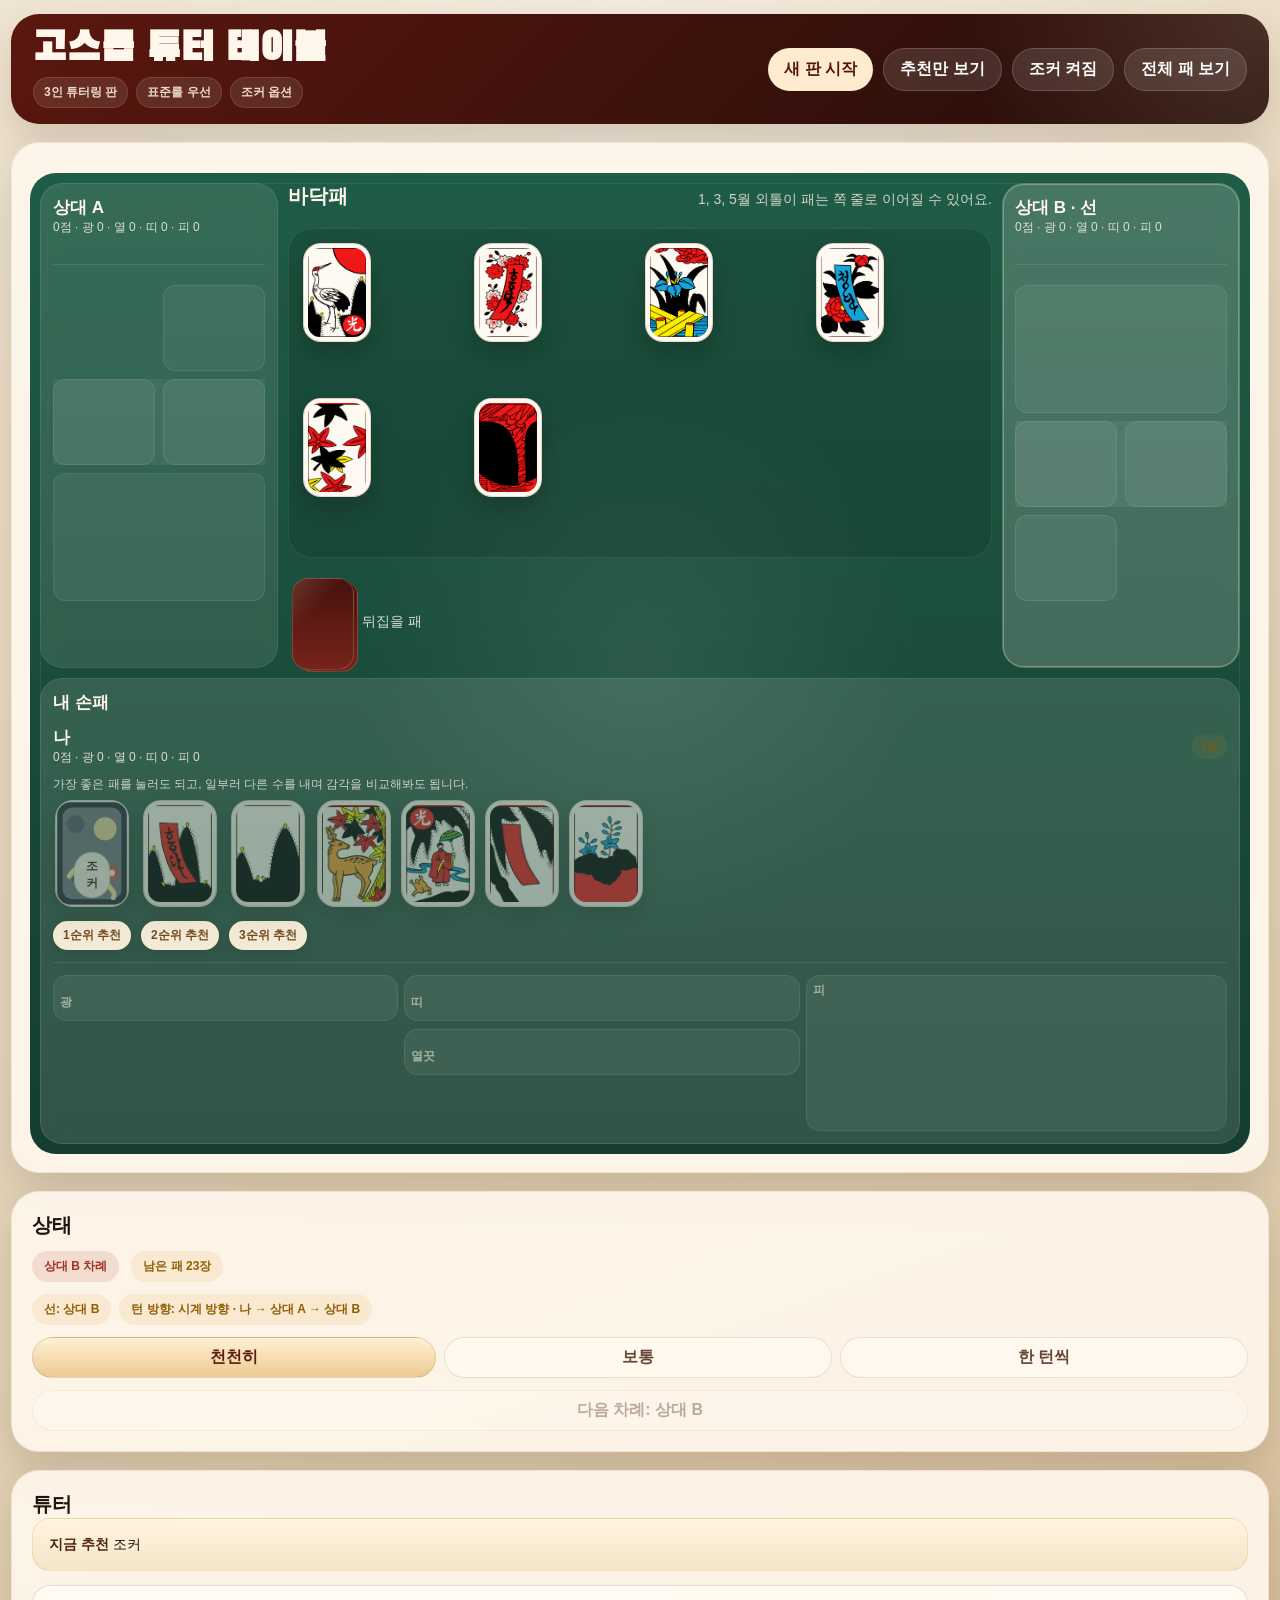
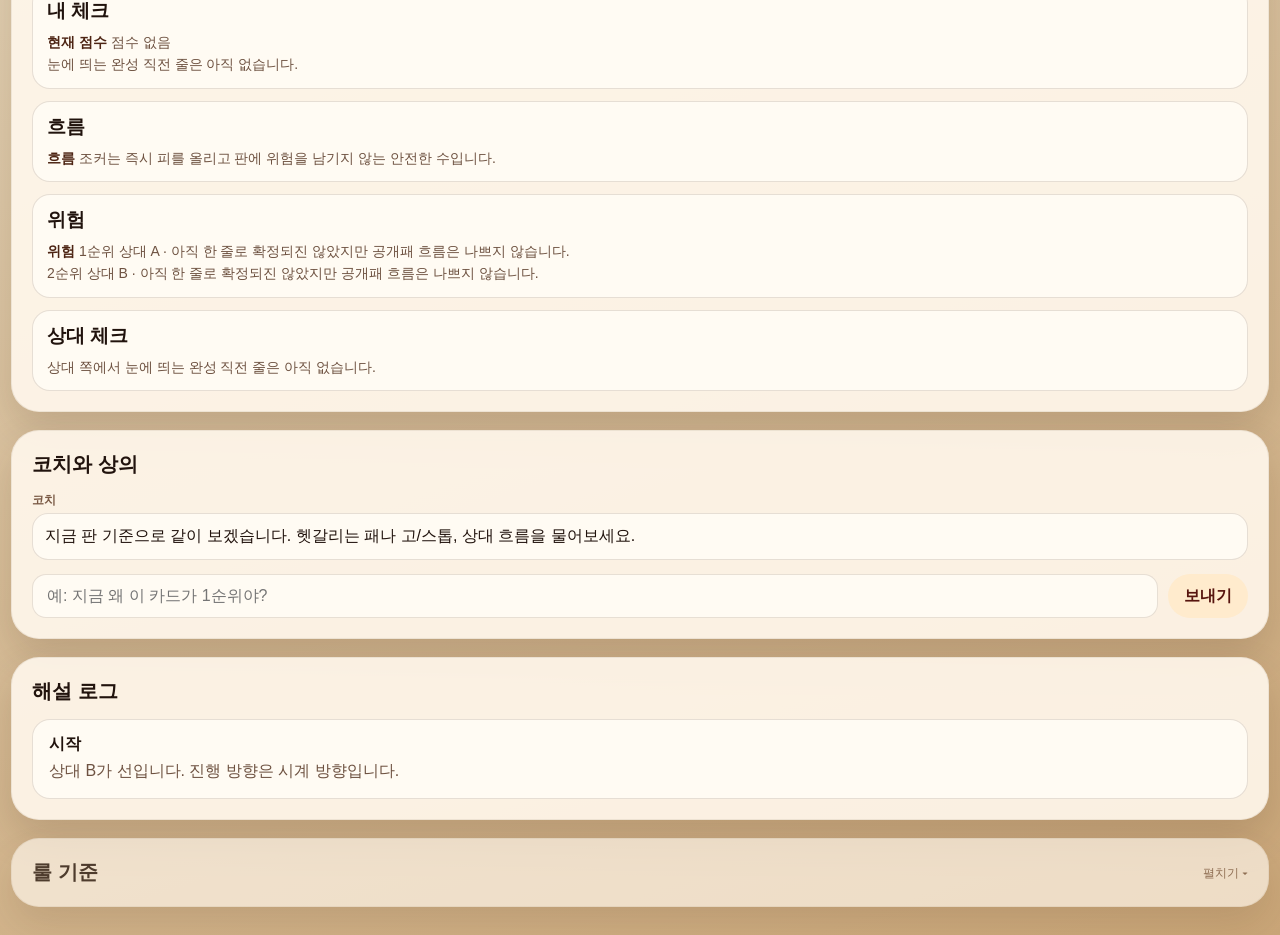
<file: index.html>
<!DOCTYPE html>
<html lang="ko">
<head>
  <meta charset="UTF-8">
  <meta name="viewport" content="width=device-width, initial-scale=1.0">
  <title>고스돕 튜터 테이블 - 쉽게 배우는 고스톱</title>
  <meta name="description" content="고스톱 규칙을 쉽게 배우는 튜터링 사이트. 3인 연습판에서 실제 판처럼 카드를 내며 고스톱을 익혀보세요.">
  <meta name="keywords" content="고스톱, 고스톱 배우기, 고스톱 규칙, 화투, 고스돕 튜터">
  <meta property="og:title" content="고스돕 튜터 테이블 - 쉽게 배우는 고스톱">
  <meta property="og:description" content="고스톱 규칙을 쉽게 배우는 튜터링 사이트. 3인 연습판에서 실제 판처럼 카드를 내며 고스톱을 익혀보세요.">
  <meta property="og:type" content="website">
  <!-- Google tag (gtag.js) -->
  <script async src="https://www.googletagmanager.com/gtag/js?id=G-79SXP5F4W4"></script>
  <script>
    window.dataLayer = window.dataLayer || [];
    function gtag(){dataLayer.push(arguments);}
    gtag('js', new Date());
    gtag('config', 'G-79SXP5F4W4');
  </script>
  <link rel="preconnect" href="https://fonts.googleapis.com">
  <link rel="preconnect" href="https://fonts.gstatic.com" crossorigin>
  <link href="https://fonts.googleapis.com/css2?family=Black+Han+Sans&family=SUIT:wght@400;500;700;800&display=swap" rel="stylesheet">
  <link rel="stylesheet" href="./styles.css">
</head>
<body>
  <div class="app-shell">
    <header class="hero compact-hero">
      <div class="hero-brand">
        <h1>고스돕 튜터 테이블</h1>
        <div class="hero-meta-line" aria-label="게임 기준">
          <span class="hero-chip">3인 튜터링 판</span>
          <span class="hero-chip">표준룰 우선</span>
          <span class="hero-chip">조커 옵션</span>
        </div>
      </div>
      <div class="hero-actions">
        <button id="new-game-btn" class="primary">새 판 시작</button>
        <button id="advisor-toggle-btn" class="ghost">추천만 보기</button>
        <button id="joker-toggle-btn" class="ghost">조커 켜짐</button>
        <button id="reference-open-btn" class="ghost">전체 패 보기</button>
      </div>
    </header>
    <main class="layout">
      <section class="table-panel">
        <div class="table-board">
          <aside id="left-seat" class="seat side-seat"></aside>
          <section class="field-zone">
            <div class="field-header">
              <h2>바닥패</h2>
              <p id="field-read" class="field-read"></p>
            </div>
            <div id="field-area" class="field-area"></div>
            <div class="stock-wrap">
              <div id="stock-pile" class="stock-pile" aria-hidden="true"></div>
              <p class="stock-label">뒤집을 패</p>
            </div>
          </section>
          <aside id="right-seat" class="seat side-seat"></aside>
          <section id="user-seat" class="seat user-seat"></section>
        </div>
      </section>
      <section class="sidebar">
        <section class="panel status-panel">
          <div class="panel-heading">
            <h2>상태</h2>
          </div>
          <div class="table-topbar sidebar-topbar">
            <span id="turn-badge" class="badge">내 차례</span>
            <span id="deck-count" class="badge subtle"></span>
          </div>
          <div class="table-meta sidebar-meta">
            <span id="dealer-badge" class="badge subtle"></span>
            <span id="direction-badge" class="badge subtle"></span>
          </div>
          <div class="pace-bar sidebar-pace-bar">
            <div class="pace-buttons sidebar-pace-buttons">
              <button id="pace-slow-btn" class="pace-btn active">천천히</button>
              <button id="pace-normal-btn" class="pace-btn">보통</button>
              <button id="pace-step-btn" class="pace-btn">한 턴씩</button>
            </div>
            <button id="next-turn-btn" class="pace-btn next-btn" disabled>다음 턴 보기</button>
          </div>
        </section>
        <nav class="sidebar-tabs" aria-label="모바일 사이드바 탭">
          <button type="button" class="sidebar-tab active" data-sidebar-tab="tutor">튜터</button>
          <button type="button" class="sidebar-tab" data-sidebar-tab="coach">코치</button>
          <button type="button" class="sidebar-tab" data-sidebar-tab="log">로그</button>
          <button type="button" class="sidebar-tab" data-sidebar-tab="rules">룰</button>
        </nav>
        <section class="panel tutor-panel" data-panel="tutor">
          <div class="panel-heading">
            <h2>튜터</h2>
          </div>
          <div id="tutor-summary" class="tutor-summary"></div>
          <div id="warning-strip" class="warning-strip"></div>
          <div id="recommendation-list" class="recommendation-list"></div>
          <div class="insight-grid">
            <article>
              <h3>내 체크</h3>
              <p id="strategy-insight"></p>
            </article>
            <article>
              <h3>흐름</h3>
              <p id="flow-insight"></p>
            </article>
            <article id="risk-card">
              <h3>위험</h3>
              <p id="risk-insight"></p>
            </article>
            <article>
              <h3>상대 체크</h3>
              <p id="skill-insight"></p>
            </article>
          </div>
        </section>
        <section class="panel chat-panel" data-panel="coach">
          <div class="panel-heading">
            <h2>코치와 상의</h2>
          </div>
          <div id="chat-log" class="chat-log"></div>
          <form id="chat-form" class="chat-form">
            <input id="chat-input" class="chat-input" type="text" placeholder="예: 지금 왜 이 카드가 1순위야?" />
            <button class="primary chat-send" type="submit">보내기</button>
          </form>
        </section>
        <section class="panel log-panel" data-panel="log">
          <div class="panel-heading">
            <h2>해설 로그</h2>
          </div>
          <div id="event-log" class="event-log"></div>
        </section>
        <details class="panel rules-panel compact-rules" data-panel="rules">
          <summary class="panel-heading compact-rules-summary">
            <h2>룰 기준</h2>
          </summary>
          <div id="rules-summary" class="rules-summary"></div>
        </details>
      </section>
    </main>
  </div>
  <div id="reference-modal" class="reference-modal" hidden>
    <div class="reference-backdrop" data-close-reference="true"></div>
    <section class="reference-dialog" role="dialog" aria-modal="true" aria-labelledby="reference-title">
      <div class="reference-header">
        <div>
          <p class="reference-eyebrow">초보용 참고표</p>
          <h2 id="reference-title">전체 고스돕 패 보기</h2>
        </div>
        <button class="match-close-btn reference-close-btn" type="button" aria-label="참고표 닫기" data-close-reference="true">x</button>
      </div>
      <div class="reference-legend">
        <div class="reference-chip-group">
          <strong>단줄</strong>
          <span class="rules-tag basic">홍단 1·2·3월</span>
          <span class="rules-tag basic">청단 6·9·10월</span>
          <span class="rules-tag basic">초단 4·5·7월</span>
        </div>
        <div class="reference-chip-group">
          <strong>특수줄</strong>
          <span class="rules-tag basic">고도리 2·4·8 열끗</span>
          <span class="rules-tag basic">9월 술잔 겸용</span>
          <span class="rules-tag basic">12월 쌍피</span>
        </div>
      </div>
      <p class="reference-guide">월별 4장을 빠르게 훑으면서 광, 단줄, 고도리, 겸용 여부만 먼저 익혀보세요.</p>
      <div id="reference-grid" class="reference-grid"></div>
    </section>
  </div>
  <div id="viewport-overlay" class="viewport-overlay" hidden>
    <div class="viewport-overlay__backdrop"></div>
    <section class="viewport-overlay__panel" role="dialog" aria-modal="true" aria-labelledby="viewport-title">
      <p id="viewport-kicker" class="viewport-overlay__kicker">모바일 안내</p>
      <h2 id="viewport-title">가로로 돌려주세요</h2>
      <p id="viewport-message" class="viewport-overlay__message"></p>
      <div id="viewport-device-tags" class="viewport-overlay__tags"></div>
      <div class="viewport-overlay__actions">
        <button id="viewport-refresh-btn" class="primary" type="button">다시 확인</button>
        <button id="viewport-continue-btn" class="ghost" type="button" hidden>세로로 계속 보기</button>
        <button id="viewport-reference-btn" class="ghost" type="button">전체 패 보기</button>
      </div>
    </section>
  </div>
  <script src="./script.js"></script>
</body>
</html>
</file>
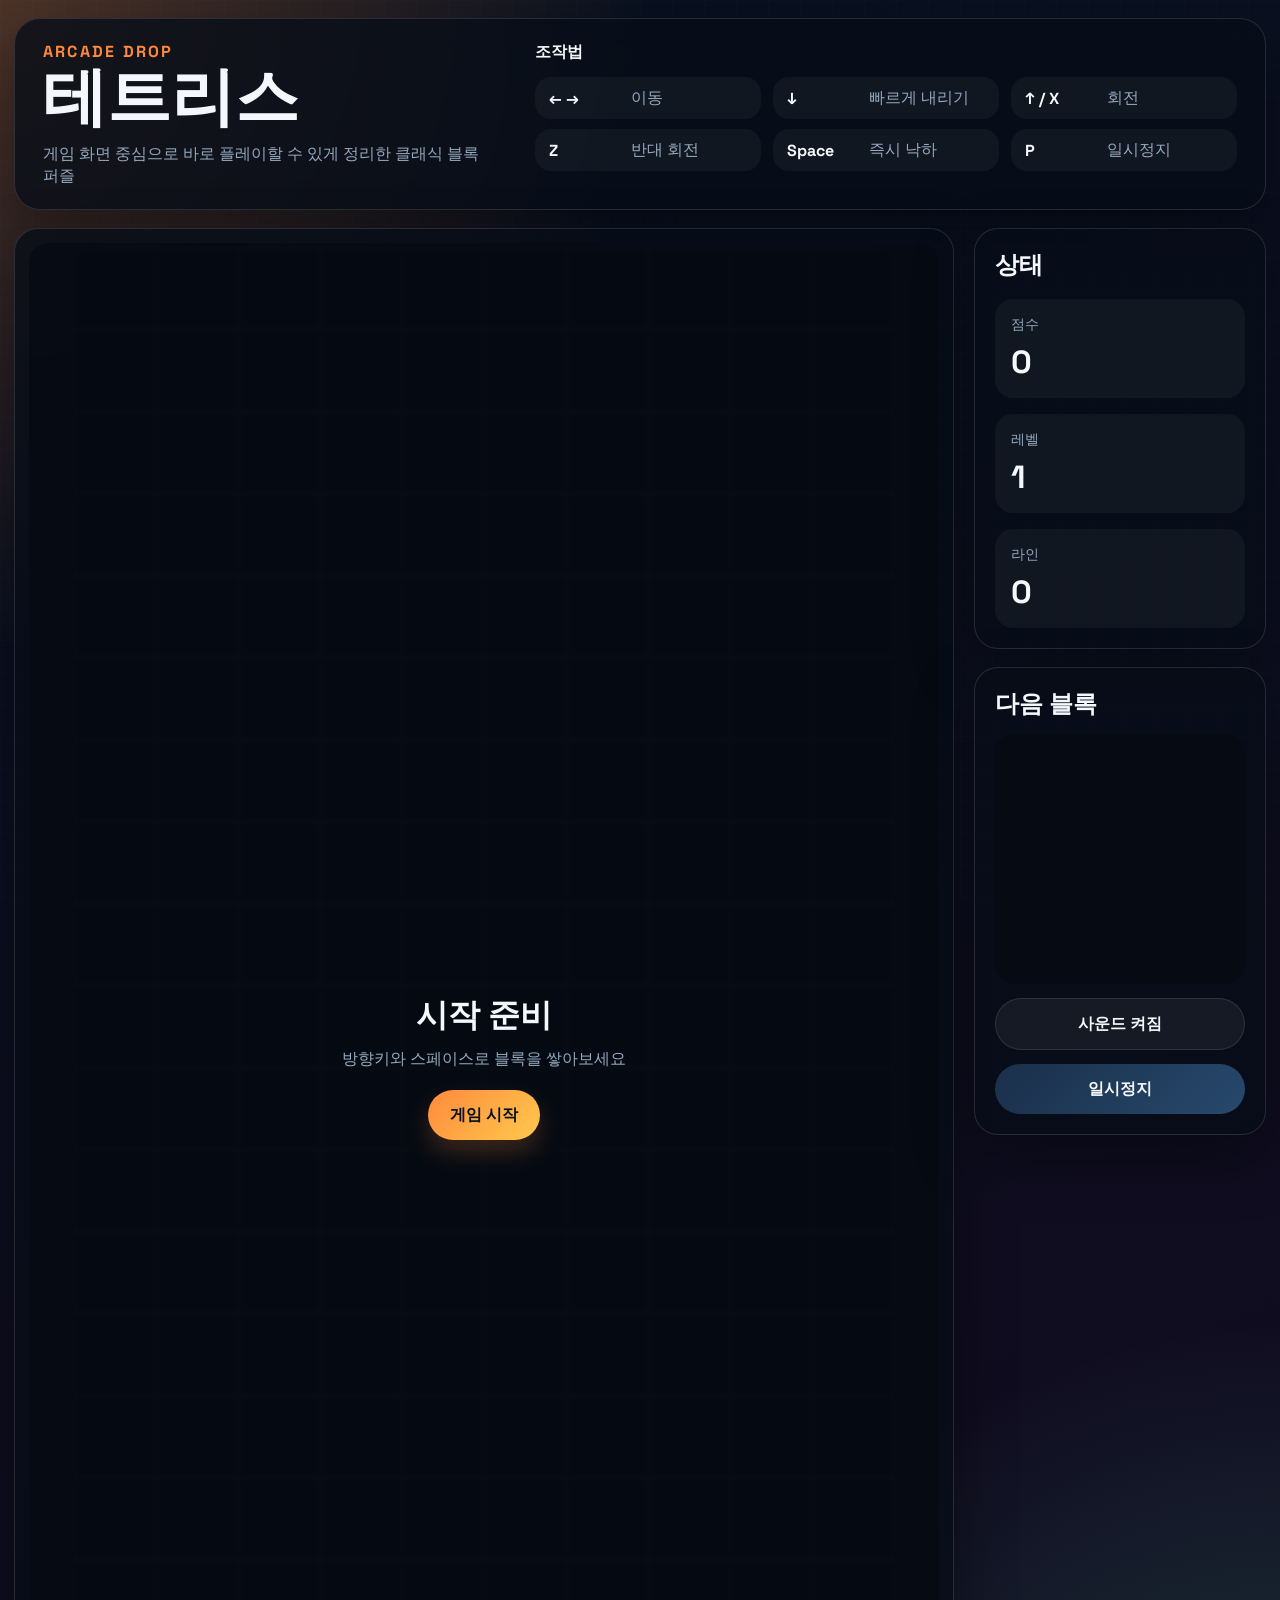
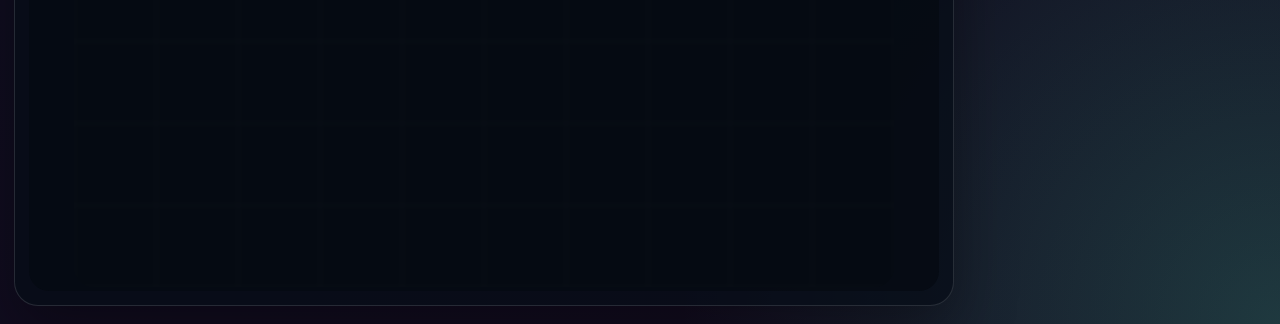
<file: sandbox/테트리스/index.html>
<!DOCTYPE html>
<html lang="ko">
<head>
  <meta charset="UTF-8">
  <meta name="viewport" content="width=device-width, initial-scale=1.0">
  <title>Tetris</title>
  <link rel="preconnect" href="https://fonts.googleapis.com">
  <link rel="preconnect" href="https://fonts.gstatic.com" crossorigin>
  <link href="https://fonts.googleapis.com/css2?family=Black+Ops+One&family=Space+Grotesk:wght@400;500;700&display=swap" rel="stylesheet">
  <link rel="stylesheet" href="style.css">
</head>
<body>
  <main class="layout">
    <section class="hero">
      <div class="hero-copy">
        <p class="eyebrow">Arcade Drop</p>
        <h1>테트리스</h1>
        <p class="subtitle">게임 화면 중심으로 바로 플레이할 수 있게 정리한 클래식 블록 퍼즐</p>
      </div>

      <div class="controls">
        <h2>조작법</h2>
        <ul>
          <li><span>← →</span> 이동</li>
          <li><span>↓</span> 빠르게 내리기</li>
          <li><span>↑ / X</span> 회전</li>
          <li><span>Z</span> 반대 회전</li>
          <li><span>Space</span> 즉시 낙하</li>
          <li><span>P</span> 일시정지</li>
        </ul>
      </div>
    </section>

    <section class="game-shell">
      <div class="board-wrap panel">
        <canvas id="board" width="300" height="600" aria-label="테트리스 게임 보드"></canvas>
        <div id="overlay" class="overlay">
          <div>
            <p id="overlay-title">시작 준비</p>
            <p id="overlay-text">방향키로 블록을 움직여보세요</p>
            <button id="start-button">게임 시작</button>
          </div>
        </div>
      </div>

      <aside class="side-panel">
        <div class="panel score-panel">
          <h2>상태</h2>
          <div class="stats">
            <div>
              <span>점수</span>
              <strong id="score">0</strong>
            </div>
            <div>
              <span>레벨</span>
              <strong id="level">1</strong>
            </div>
            <div>
              <span>라인</span>
              <strong id="lines">0</strong>
            </div>
          </div>
        </div>

        <div class="panel next-panel">
          <h2>다음 블록</h2>
          <canvas id="next" width="160" height="160" aria-label="다음 블록 미리보기"></canvas>
          <button id="sound-button" class="secondary ghost">사운드 켜짐</button>
          <button id="pause-button" class="secondary">일시정지</button>
        </div>
      </aside>
    </section>
  </main>

  <script src="game.js"></script>
</body>
</html>
</file>
<file: styles.css>
:root {
  --bg: #e9d8ba;
  --ink: #21130d;
  --muted: #6e5241;
  --panel: rgba(255, 248, 237, 0.9);
  --line: rgba(79, 45, 23, 0.14);
  --hero: #5b170f;
  --hero-2: #230d09;
  --gold: #d69b2a;
  --green: #2f6d47;
  --felt: #1f5c47;
  --felt-2: #153d31;
  --shadow: 0 18px 40px rgba(56, 28, 11, 0.16);
}

* {
  box-sizing: border-box;
}

body {
  margin: 0;
  min-height: 100vh;
  font-family: "SUIT", sans-serif;
  color: var(--ink);
  background:
    radial-gradient(circle at top, rgba(255, 255, 255, 0.35), transparent 28%),
    linear-gradient(160deg, #efe4d0 0%, #e2d0b2 52%, #caa678 100%);
}

button {
  font: inherit;
  cursor: pointer;
}

.app-shell {
  width: min(1500px, calc(100vw - 22px));
  margin: 14px auto 28px;
}

.hero {
  display: flex;
  justify-content: space-between;
  gap: 24px;
  align-items: center;
  padding: 16px 22px;
  border-radius: 28px;
  background:
    radial-gradient(circle at top right, rgba(255, 230, 187, 0.16), transparent 24%),
    linear-gradient(135deg, var(--hero), var(--hero-2));
  color: #fff6ec;
  box-shadow: var(--shadow);
}

.compact-hero {
  min-height: 88px;
}

.hero-brand {
  display: grid;
  gap: 8px;
}

.hero h1 {
  margin: 0;
  font-family: "Black Han Sans", sans-serif;
  font-size: clamp(28px, 3.2vw, 40px);
  line-height: 0.98;
}

.hero-meta-line {
  display: flex;
  gap: 8px;
  flex-wrap: wrap;
}

.hero-chip {
  display: inline-flex;
  align-items: center;
  padding: 6px 10px;
  border-radius: 999px;
  background: rgba(255, 247, 230, 0.1);
  border: 1px solid rgba(255, 236, 209, 0.12);
  color: rgba(255, 244, 229, 0.88);
  font-size: 12px;
  font-weight: 700;
}

.hero-actions {
  display: flex;
  gap: 10px;
  flex-wrap: wrap;
  justify-content: flex-end;
}

.primary,
.ghost,
.play-card-btn,
.match-choice-btn {
  border: 0;
  border-radius: 999px;
  padding: 10px 16px;
  font-weight: 800;
  transition: transform 160ms ease, opacity 160ms ease;
}

.primary {
  background: #ffebcd;
  color: #57140e;
}

.ghost {
  background: rgba(255, 255, 255, 0.12);
  color: #fff;
  border: 1px solid rgba(255, 255, 255, 0.16);
}

.primary:hover,
.ghost:hover,
.play-card-btn:hover,
.match-choice-btn:hover {
  transform: translateY(-2px);
}

.layout {
  display: grid;
  grid-template-columns: minmax(0, 1.95fr) 320px;
  gap: 18px;
  margin-top: 18px;
}

.table-panel,
.panel {
  background: var(--panel);
  border: 1px solid rgba(85, 49, 25, 0.08);
  border-radius: 28px;
  box-shadow: var(--shadow);
}

.table-panel {
  padding: 18px;
}

.table-topbar,
.panel-heading {
  display: flex;
  align-items: center;
  justify-content: space-between;
  gap: 12px;
}

.pace-bar {
  display: flex;
  align-items: center;
  justify-content: space-between;
  gap: 12px;
  margin-top: 12px;
}

.table-meta {
  display: flex;
  gap: 8px;
  flex-wrap: wrap;
  margin-top: 10px;
}

.pace-buttons {
  display: flex;
  gap: 8px;
  flex-wrap: wrap;
}

.pace-btn {
  border: 1px solid rgba(85, 49, 25, 0.14);
  background: rgba(255, 249, 239, 0.92);
  color: #684635;
  border-radius: 999px;
  padding: 9px 14px;
  font-weight: 800;
}

.pace-btn.active {
  background: linear-gradient(180deg, #fff0d4, #edca92);
  color: #5c1d10;
}

.pace-btn:disabled {
  opacity: 0.42;
  cursor: not-allowed;
}

.panel {
  padding: 20px;
}

.status-panel {
  display: grid;
  gap: 12px;
}

.sidebar-topbar {
  justify-content: flex-start;
  flex-wrap: wrap;
}

.sidebar-meta {
  margin-top: 0;
}

.sidebar-pace-bar {
  margin-top: 0;
  align-items: stretch;
  flex-direction: column;
}

.sidebar-pace-buttons {
  width: 100%;
}

.sidebar-pace-buttons .pace-btn,
.status-panel .next-btn {
  flex: 1 1 auto;
}

.status-panel .next-btn {
  width: 100%;
}

.panel-heading h2,
.field-header h2 {
  margin: 0;
  font-size: 20px;
}

.badge {
  display: inline-flex;
  align-items: center;
  padding: 7px 12px;
  border-radius: 999px;
  background: rgba(163, 54, 39, 0.12);
  color: #9f3426;
  font-size: 12px;
  font-weight: 800;
}

.badge.subtle {
  background: rgba(214, 155, 42, 0.12);
  color: #915e05;
}

.table-board {
  position: relative;
  display: grid;
  grid-template-columns: 238px minmax(0, 1fr) 238px;
  grid-template-rows: minmax(420px, 1fr) auto;
  gap: 10px;
  margin-top: 12px;
  padding: 10px;
  border-radius: 26px;
  background:
    radial-gradient(circle at center, rgba(255, 255, 255, 0.08), transparent 36%),
    linear-gradient(180deg, var(--felt), var(--felt-2));
  overflow: hidden;
}

.table-board::before {
  content: "";
  position: absolute;
  inset: 10px;
  border-radius: 22px;
  border: 1px solid rgba(255, 255, 255, 0.08);
  pointer-events: none;
}

.seat {
  position: relative;
  z-index: 1;
  border-radius: 22px;
  background: rgba(255, 248, 236, 0.1);
  border: 1px solid rgba(255, 255, 255, 0.08);
  padding: 12px;
  backdrop-filter: blur(8px);
}

.side-seat {
  display: flex;
  flex-direction: column;
  min-height: 0;
  overflow: hidden;
  gap: 6px;
}

.user-seat {
  grid-column: 1 / -1;
  background: rgba(255, 248, 236, 0.12);
}

.field-zone {
  position: relative;
  z-index: 1;
  display: flex;
  flex-direction: column;
  gap: 18px;
  min-width: 0;
}

.field-header {
  display: flex;
  align-items: flex-end;
  justify-content: space-between;
  gap: 14px;
  color: #fff6ea;
}

.field-read {
  margin: 0;
  max-width: 300px;
  color: rgba(255, 247, 233, 0.78);
  font-size: 14px;
  line-height: 1.5;
  text-align: right;
}

.field-area {
  display: grid;
  grid-template-columns: repeat(4, minmax(64px, 1fr));
  gap: 10px;
  min-height: 330px;
  padding: 14px;
  border-radius: 24px;
  background: rgba(11, 34, 27, 0.18);
  border: 1px solid rgba(255, 255, 255, 0.08);
}

.stock-wrap {
  display: flex;
  align-items: center;
  gap: 12px;
  color: rgba(255, 248, 236, 0.84);
}

.stock-pile {
  position: relative;
  width: 62px;
  height: 92px;
}

.stock-pile.has-reveal {
  overflow: visible;
}

.stock-pile .card-shell.small.stock-reveal {
  position: absolute;
  left: -6px;
  top: -106px;
  z-index: 4;
  filter: drop-shadow(0 10px 18px rgba(30, 12, 8, 0.28));
}

.stock-pile .card-shell.small.stock-reveal.motion-seat-0 {
  animation: fieldDropFromBottom 420ms cubic-bezier(0.22, 1, 0.36, 1);
}

.stock-pile .card-shell.small.stock-reveal.motion-seat-1 {
  animation: fieldDropFromLeft 420ms cubic-bezier(0.22, 1, 0.36, 1);
}

.stock-pile .card-shell.small.stock-reveal.motion-seat-2 {
  animation: fieldDropFromRight 420ms cubic-bezier(0.22, 1, 0.36, 1);
}

.stock-pile::before,
.stock-pile::after,
.stock-pile span {
  content: "";
  position: absolute;
  inset: 0;
  border-radius: 16px;
  background:
    linear-gradient(135deg, rgba(255, 234, 196, 0.16), transparent 35%),
    linear-gradient(180deg, #47120d, #77231a);
  border: 1px solid rgba(255, 237, 216, 0.18);
}

.stock-pile::before {
  transform: translate(8px, 4px);
}

.stock-pile::after {
  transform: translate(4px, 2px);
}

.stock-label {
  margin: 0;
  font-size: 14px;
}

.seat-header {
  display: flex;
  justify-content: space-between;
  align-items: center;
  gap: 12px;
  margin-bottom: 10px;
  color: #fff7ed;
}

.seat.side-seat .seat-header,
.seat.user-seat .seat-header {
  color: #fff7ed;
}

.seat-name {
  font-size: 17px;
  font-weight: 800;
}

.seat-name-row {
  display: flex;
  align-items: center;
  gap: 8px;
  flex-wrap: wrap;
}

.seat-go-badge {
  display: inline-flex;
  align-items: center;
  justify-content: center;
  min-height: 22px;
  padding: 0 8px;
  border-radius: 999px;
  background: linear-gradient(180deg, #fff1da, #ecc894);
  color: #5d1c12;
  font-size: 11px;
  font-weight: 800;
  box-shadow: 0 4px 10px rgba(44, 20, 8, 0.15);
}

.seat-score {
  font-size: 12px;
  color: rgba(255, 245, 232, 0.84);
}

.seat.active {
  box-shadow: inset 0 0 0 1px rgba(255, 224, 173, 0.35);
  background: rgba(255, 249, 237, 0.18);
}

.seat-comment {
  margin: 0 0 6px;
  color: rgba(255, 247, 237, 0.76);
  font-size: 12px;
  line-height: 1.45;
}

.opponent-hand,
.captured-strip,
.user-hand {
  display: flex;
  flex-wrap: wrap;
  gap: 10px;
}

.opponent-hand {
  display: block;
}

.hidden-hand-summary {
  display: grid;
  gap: 6px;
  padding: 8px 10px;
  border-radius: 16px;
  background: rgba(255, 255, 255, 0.08);
  border: 1px solid rgba(255, 255, 255, 0.08);
}

.hidden-hand-count {
  color: rgba(255, 245, 232, 0.72);
  font-size: 11px;
  font-weight: 700;
}

.hidden-hand-chips {
  display: flex;
  flex-wrap: wrap;
  gap: 5px;
}

.hand-count-chip {
  width: 8px;
  height: 8px;
  border-radius: 50%;
  background: rgba(255, 235, 199, 0.9);
  box-shadow: 0 0 0 2px rgba(72, 39, 20, 0.18);
}

.left-seat .opponent-hand .card-shell:nth-child(odd) {
  transform: rotate(90deg);
}

.left-seat .opponent-hand .card-shell:nth-child(even) {
  transform: rotate(90deg);
}

.right-seat .opponent-hand .card-shell:nth-child(odd) {
  transform: rotate(-90deg);
}

.right-seat .opponent-hand .card-shell:nth-child(even) {
  transform: rotate(-90deg);
}

.left-seat .opponent-hand,
.right-seat .opponent-hand {
  gap: 16px;
  padding: 12px 0;
}

.captured-strip {
  margin-top: 12px;
  padding-top: 12px;
  border-top: 1px solid rgba(255, 255, 255, 0.1);
}

.captured-strip.organized {
  padding-top: 12px;
  overflow: hidden;
}

.captured-layout {
  display: grid;
  grid-template-columns: minmax(0, 0.82fr) minmax(0, 0.94fr) minmax(0, 1fr);
  gap: 6px;
  align-items: start;
  width: 100%;
  min-width: 0;
}

.captured-bright,
.captured-ribbon,
.captured-animal,
.captured-junk {
  min-height: 66px;
  padding: 6px;
  border-radius: 14px;
  background: rgba(255, 255, 255, 0.06);
  border: 1px solid rgba(255, 255, 255, 0.08);
  min-width: 0;
  overflow: hidden;
}

.captured-middle {
  display: grid;
  gap: 8px;
  min-width: 0;
}

.captured-layout.compact-opponent .captured-bright.is-empty,
.captured-layout.compact-opponent .captured-ribbon.is-empty,
.captured-layout.compact-opponent .captured-animal.is-empty,
.captured-layout.compact-opponent .captured-junk.is-empty {
  min-height: 10px;
  padding: 0;
  background: transparent;
  border-color: transparent;
}

.captured-layout.compact-opponent .captured-middle.is-empty {
  gap: 0;
}

.captured-bright,
.captured-ribbon,
.captured-animal,
.captured-junk-row {
  display: flex;
  flex-wrap: nowrap;
  gap: 0;
  align-items: center;
  min-height: 46px;
  position: relative;
  padding-top: 14px;
  min-width: 0;
}

.captured-junk-value {
  position: absolute;
  left: 0;
  top: -2px;
  font-size: 11px;
  font-weight: 800;
  color: rgba(255, 244, 226, 0.88);
  letter-spacing: -0.02em;
}

.captured-junk {
  display: flex;
  flex-direction: column-reverse;
  gap: 8px;
  justify-content: flex-end;
  min-height: 156px;
}

.captured-junk-row .card-shell.small,
.captured-bright .card-shell.small,
.captured-ribbon .card-shell.small,
.captured-animal .card-shell.small {
  width: 40px;
}

.captured-bright .card-shell.small + .card-shell.small,
.captured-ribbon .card-shell.small + .card-shell.small,
.captured-animal .card-shell.small + .card-shell.small,
.captured-junk-row .card-shell.small + .card-shell.small {
  margin-left: -26px;
}

.captured-bright .card-shell.small,
.captured-ribbon .card-shell.small,
.captured-animal .card-shell.small,
.captured-junk-row .card-shell.small {
  flex: 0 0 auto;
}

.card-shell.junk-double::after {
  content: "쌍피";
  position: absolute;
  right: -4px;
  bottom: -6px;
  padding: 2px 5px;
  border-radius: 999px;
  background: rgba(91, 28, 18, 0.9);
  color: #fff7ed;
  font-size: 10px;
  font-weight: 800;
  line-height: 1;
  box-shadow: 0 4px 10px rgba(19, 10, 5, 0.16);
}

.captured-empty {
  color: rgba(255, 244, 226, 0.54);
  font-size: 12px;
  font-weight: 700;
}

.captured-strip .card-shell {
  margin-right: 0;
}

.seat-group-label {
  margin: 10px 0 8px;
  color: rgba(255, 241, 223, 0.76);
  font-size: 12px;
  font-weight: 700;
}

.user-meta {
  display: flex;
  justify-content: space-between;
  gap: 12px;
  align-items: flex-end;
  margin-bottom: 12px;
  color: #fff7ed;
}

.user-help {
  margin: 0;
  color: rgba(255, 244, 226, 0.8);
  font-size: 14px;
}

.user-hand {
  align-items: flex-start;
}

.hand-card {
  display: flex;
  flex-direction: column;
  align-items: center;
  gap: 8px;
}

.play-card-btn {
  min-width: 90px;
  padding: 8px 12px;
  background: linear-gradient(180deg, #fff1da, #ecc894);
  color: #5d1c12;
  box-shadow: 0 8px 20px rgba(44, 20, 8, 0.18);
}

.play-card-btn.secondary {
  background: linear-gradient(180deg, #f7efe3, #d8c7b0);
  color: #614a38;
}

.play-card-btn:disabled {
  opacity: 0.46;
  transform: none;
  cursor: not-allowed;
}

.card-shell {
  position: relative;
  width: 68px;
  flex: 0 0 auto;
}

.card-shell.small {
  width: 54px;
}

.card-visual {
  position: relative;
  border-radius: 18px;
  overflow: hidden;
  box-shadow: 0 10px 22px rgba(19, 10, 5, 0.22);
  aspect-ratio: 88 / 128;
  background: linear-gradient(180deg, #fffdfa, #f3ebdf);
  border: 1px solid rgba(88, 57, 33, 0.16);
}

.card-visual svg {
  display: block;
  width: 100%;
  height: auto;
}

.card-sprite,
.card-back {
  width: 100%;
  height: 100%;
  background-repeat: no-repeat;
  background-color: #fffaf1;
}

.card-sprite {
  background-origin: border-box;
  image-rendering: auto;
  border-radius: 16px;
  box-shadow: inset 0 0 0 4px #fffaf1;
}

.card-back {
  position: absolute;
  inset: 0;
  border: 5px solid #2f3347;
  border-radius: 18px;
  background:
    radial-gradient(circle at 72% 22%, #f3d98f 0 12%, transparent 13%),
    linear-gradient(180deg, #505671, #32374b);
}

.back-dot,
.back-moon,
.back-stem,
.back-flower {
  position: absolute;
}

.back-dot {
  width: 22%;
  height: 15%;
  left: 10%;
  top: 10%;
  border-radius: 50%;
  background: rgba(82, 90, 131, 0.92);
}

.back-moon {
  width: 28%;
  height: 20%;
  right: 11%;
  top: 12%;
  border-radius: 50%;
  background: #f3dd9a;
}

.back-stem {
  width: 52%;
  height: 8%;
  left: 18%;
  bottom: 26%;
  border-radius: 999px;
  background: #f1d78f;
  transform: rotate(-36deg);
}

.back-stem::after {
  content: "";
  position: absolute;
  inset: 0;
  border-radius: inherit;
  transform: translate(4px, 8px) rotate(18deg);
  background: #f1d78f;
}

.back-flower {
  width: 18%;
  height: 18%;
  right: 10%;
  bottom: 20%;
  border-radius: 50%;
  background: #db5a48;
}

.back-flower::before {
  content: "";
  position: absolute;
  inset: 28%;
  border-radius: 50%;
  background: #ffe9bb;
}

.card-shell.playable {
  transition: transform 160ms ease;
}

.card-shell.playable:hover {
  transform: translateY(-8px);
}

.card-shell.recommended .card-visual {
  box-shadow: 0 0 0 3px rgba(255, 232, 173, 0.52), 0 12px 26px rgba(15, 8, 4, 0.26);
}

.card-shell[data-tooltip]::before {
  content: attr(data-tooltip);
  position: absolute;
  left: 50%;
  bottom: calc(100% + 10px);
  transform: translateX(-50%);
  min-width: max-content;
  max-width: 220px;
  padding: 8px 10px;
  border-radius: 12px;
  background: rgba(26, 17, 11, 0.92);
  color: #fff2dd;
  font-size: 12px;
  line-height: 1.45;
  opacity: 0;
  pointer-events: none;
  transition: opacity 140ms ease;
  z-index: 20;
  text-align: center;
}

.card-shell[data-tooltip]:hover::before {
  opacity: 1;
}

.card-shell.hidden {
  width: 56px;
}

.card-shell.hidden .card-visual {
  box-shadow: 0 8px 18px rgba(8, 7, 10, 0.26);
}

.card-label-overlay {
  position: absolute;
  left: 50%;
  bottom: 8px;
  transform: translateX(-50%);
  padding: 5px 10px;
  border-radius: 999px;
  background: rgba(255, 250, 240, 0.94);
  color: #482012;
  font-size: 12px;
  font-weight: 900;
  letter-spacing: -0.02em;
  border: 1px solid rgba(88, 57, 33, 0.14);
}

.field-area .card-shell.recommended::after {
  content: "!";
  position: absolute;
  top: -8px;
  right: -2px;
  width: 24px;
  height: 24px;
  border-radius: 50%;
  background: #f0ba39;
  color: #54230b;
  font-weight: 900;
  display: grid;
  place-items: center;
}

.sidebar {
  display: grid;
  gap: 18px;
}

.sidebar-tabs {
  display: none;
  gap: 8px;
}

.sidebar-tab {
  border: 1px solid rgba(85, 49, 25, 0.12);
  background: rgba(255, 250, 241, 0.9);
  color: #6a4732;
  border-radius: 999px;
  padding: 9px 12px;
  font-weight: 800;
}

.sidebar-tab.active {
  background: linear-gradient(180deg, #fff0d6, #ebc98f);
  color: #5d1c12;
}


.tutor-summary {
  padding: 14px 16px;
  border-radius: 18px;
  background: linear-gradient(180deg, rgba(255, 244, 224, 0.96), rgba(244, 228, 199, 0.96));
  border: 1px solid rgba(214, 155, 42, 0.22);
  line-height: 1.65;
}

.warning-strip {
  display: none;
  gap: 8px;
  margin-top: 14px;
}

.warning-strip.has-items {
  display: grid;
}

.warning-chip {
  padding: 10px 12px;
  border-radius: 16px;
  border: 1px solid rgba(176, 63, 45, 0.18);
  background: linear-gradient(180deg, rgba(255, 236, 231, 0.96), rgba(255, 246, 238, 0.96));
  color: #7d2f1f;
  font-size: 13px;
  font-weight: 800;
  line-height: 1.45;
}

.warning-chip strong {
  color: #a23322;
}

.insight-grid article.warning-pulse {
  border-color: rgba(176, 63, 45, 0.28);
  box-shadow: 0 0 0 0 rgba(196, 83, 64, 0.28);
  animation: riskPulse 1.35s ease-in-out infinite;
}

.recommendation-list,
.insight-grid,
.event-log {
  display: grid;
  gap: 12px;
  margin-top: 14px;
}

.recommendation-card,
.insight-grid article,
.log-entry {
  border-radius: 18px;
  padding: 14px 16px;
  border: 1px solid var(--line);
  background: rgba(255, 251, 244, 0.94);
}

.recommendation-card.top {
  background: linear-gradient(180deg, rgba(237, 249, 241, 0.96), rgba(248, 255, 250, 0.96));
  border-color: rgba(47, 109, 71, 0.24);
}

.recommendation-card h3,
.insight-grid h3 {
  margin: 0 0 8px;
}

.recommendation-card p,
.insight-grid p,
.log-entry div {
  margin: 0;
  color: var(--muted);
  line-height: 1.55;
}

.log-entry strong {
  display: block;
  margin-bottom: 4px;
}

.event-log {
  max-height: 380px;
  overflow: auto;
}

.match-modal {
  position: fixed;
  inset: 0;
  background: rgba(24, 13, 8, 0.56);
  display: flex;
  align-items: center;
  justify-content: center;
  padding: 20px;
  z-index: 9999;
  isolation: isolate;
}

.match-modal.go-stop-overlay {
  background: rgba(24, 13, 8, 0.18);
  padding: 0;
  pointer-events: none;
}

.match-dialog {
  width: min(760px, 100%);
  max-height: min(88vh, 760px);
  overflow: auto;
  border-radius: 28px;
  background: #fff8ed;
  padding: 22px;
  box-shadow: 0 24px 60px rgba(0, 0, 0, 0.24);
  position: relative;
  z-index: 1;
}

.go-stop-dialog {
  position: fixed;
  width: min(760px, calc(100vw - 28px));
  max-width: 760px;
  max-height: min(86vh, 760px);
  pointer-events: auto;
  transition: opacity 140ms ease, box-shadow 140ms ease;
}

.go-stop-dialog.is-dragging {
  box-shadow: 0 32px 80px rgba(0, 0, 0, 0.3);
}

.go-stop-toolbar {
  display: flex;
  align-items: center;
  justify-content: space-between;
  gap: 12px;
  margin: -2px 0 12px;
  padding: 10px 12px;
  border-radius: 18px;
  background: rgba(244, 223, 183, 0.6);
  border: 1px solid rgba(131, 88, 36, 0.16);
  cursor: grab;
  user-select: none;
}

.go-stop-toolbar:active {
  cursor: grabbing;
}

.go-stop-drag-copy {
  display: grid;
  gap: 2px;
  color: #6d3c19;
  font-size: 12px;
}

.go-stop-drag-copy strong {
  font-size: 13px;
}

.go-stop-opacity-control {
  display: flex;
  align-items: center;
  gap: 8px;
  color: #6d3c19;
  font-size: 12px;
  font-weight: 700;
}

.go-stop-opacity-control input {
  width: 110px;
}

.match-dialog h2 {
  margin: 0 0 10px;
}

.match-dialog p {
  margin: 0;
  line-height: 1.6;
}

.choice-row {
  display: grid;
  grid-template-columns: repeat(auto-fit, minmax(150px, 1fr));
  gap: 12px;
  margin-top: 16px;
}

.match-choice-btn {
  display: flex;
  flex-direction: column;
  align-items: center;
  gap: 10px;
  min-height: 190px;
  padding: 14px 12px;
  background: linear-gradient(180deg, #fff0d2, #ebc98e);
  color: #5c1d10;
  text-align: center;
  line-height: 1.35;
  position: relative;
  z-index: 1;
}

.match-choice-btn .card-shell.small {
  width: 76px;
}

.match-choice-btn .card-shell.small + .card-shell.small {
  margin-left: 0;
}

@media (max-width: 1280px) {
  .layout {
    grid-template-columns: 1fr;
  }
}

@media (max-width: 1040px) {
  .table-board {
    grid-template-columns: 1fr;
    grid-template-rows: auto auto auto auto;
  }

  .user-seat {
    grid-column: auto;
  }

  .field-area {
    grid-template-columns: repeat(3, minmax(84px, 1fr));
  }

  .side-seat {
    min-height: auto;
  }

  .captured-layout {
    grid-template-columns: 1fr;
  }
}

@media (max-width: 720px) {
  .hero {
    gap: 12px;
    align-items: flex-start;
    flex-direction: column;
  }

  .hero-actions {
    width: 100%;
    justify-content: flex-start;
  }

  .app-shell {
    width: min(100vw - 14px, 100%);
    margin: 8px auto 20px;
  }

  .hero {
    flex-direction: column;
    align-items: flex-start;
    padding: 22px;
  }

  .table-panel,
  .panel {
    border-radius: 24px;
  }

  .table-board {
    padding: 12px;
  }

  .field-area {
    grid-template-columns: repeat(2, minmax(84px, 1fr));
  }

  .card-shell {
    width: 78px;
  }

  .card-shell.small {
    width: 66px;
  }
}


.rules-summary {
  display: grid;
  gap: 14px;
}

.rules-block {
  display: grid;
  gap: 8px;
  padding: 14px 16px;
  border-radius: 18px;
  border: 1px solid var(--line);
  background: rgba(255, 251, 244, 0.94);
}

.rules-block h3 {
  margin: 0;
  font-size: 15px;
}

.rules-tags {
  display: flex;
  flex-wrap: wrap;
  gap: 8px;
}

.rules-tag {
  display: inline-flex;
  align-items: center;
  padding: 6px 10px;
  border-radius: 999px;
  font-size: 12px;
  font-weight: 800;
}

.rules-tag.basic {
  background: rgba(47, 109, 71, 0.12);
  color: #245239;
}

.rules-tag.option-off {
  background: rgba(117, 96, 70, 0.12);
  color: #6a5340;
}

.rules-tag.option-on {
  background: rgba(214, 155, 42, 0.14);
  color: #805400;
}

.rules-note {
  margin: 0;
  color: var(--muted);
  line-height: 1.55;
  font-size: 12px;
}


.choice-helper {
  display: block;
  margin-top: 6px;
  color: rgba(88, 51, 24, 0.82);
  font-size: 12px;
  line-height: 1.45;
  font-weight: 600;
}

.choice-badge {
  display: inline-flex;
  align-items: center;
  justify-content: center;
  margin-top: 8px;
  padding: 5px 10px;
  border-radius: 999px;
  background: rgba(214, 155, 42, 0.16);
  color: #8a5200;
  font-size: 12px;
  font-weight: 900;
}

.recommended-choice {
  box-shadow: 0 0 0 2px rgba(214, 155, 42, 0.34);
}

.left-seat .hidden-hand-summary {
  transform: rotate(90deg);
  transform-origin: center;
  margin: 22px 0 34px;
}

.right-seat .hidden-hand-summary {
  transform: rotate(-90deg);
  transform-origin: center;
  margin: 22px 0 34px;
}

.left-seat .captured-bright,
.left-seat .captured-ribbon,
.left-seat .captured-animal,
.left-seat .captured-junk,
.right-seat .captured-bright,
.right-seat .captured-ribbon,
.right-seat .captured-animal,
.right-seat .captured-junk {
  min-height: 92px;
}

.field-zone {
  z-index: 2;
}


.shake-btn {
  margin-top: 2px;
}

.shake-hint {
  max-width: 108px;
  font-size: 12px;
  line-height: 1.4;
  color: rgba(255, 244, 226, 0.82);
  text-align: center;
}


.hand-card-select {
  padding: 0;
  border: 0;
  background: transparent;
}

.hand-card-select:disabled {
  cursor: not-allowed;
}

.hand-card-select .card-shell {
  pointer-events: none;
}

.hand-rank {
  margin-top: 6px;
  padding: 6px 10px;
  border-radius: 999px;
  background: rgba(255, 244, 224, 0.94);
  color: #734920;
  font-size: 12px;
  font-weight: 800;
  box-shadow: 0 6px 14px rgba(32, 16, 8, 0.14);
}


.go-stop-grid {
  display: grid;
  grid-template-columns: repeat(2, minmax(0, 1fr));
  gap: 14px;
  margin-top: 14px;
}

.go-stop-option {
  display: grid;
  gap: 8px;
  padding: 12px;
  border-radius: 18px;
  background: rgba(255, 250, 242, 0.94);
  border: 1px solid rgba(88, 57, 33, 0.12);
}

.go-stop-option h3 {
  margin: 0;
  font-size: 16px;
  color: #5f2a12;
}


.opponent-captured-strip {
  overflow: hidden;
  min-height: 250px;
  display: flex;
  align-items: stretch;
  justify-content: center;
  width: 100%;
}

.public-zone {
  width: 100%;
  min-width: 0;
}

.public-zone.left-public,
.public-zone.right-public {
  width: 100%;
  min-height: 236px;
  transform-origin: center;
}

.opponent-rot-cw .card-visual {
  transform: rotate(90deg);
  transform-origin: center;
}

.opponent-rot-ccw .card-visual {
  transform: rotate(-90deg);
  transform-origin: center;
}

.opponent-captured-layout {
  width: 100%;
  min-width: 0;
  display: grid;
  grid-template-columns: repeat(2, minmax(0, 1fr));
  grid-template-rows: 86px 86px 128px;
  gap: 8px;
  align-content: center;
  justify-content: center;
}

.opponent-layout-b {
  grid-template-rows: 128px 86px 86px;
}

.opponent-capture-middle {
  display: grid;
  grid-column: 1 / -1;
  grid-row: 2;
  grid-template-columns: repeat(2, minmax(0, 1fr));
  gap: 8px;
}

.opponent-capture-slot {
  min-width: 0;
  min-height: 76px;
  width: 100%;
  padding: 4px;
  border-radius: 12px;
  background: rgba(255, 255, 255, 0.06);
  border: 1px solid rgba(255, 255, 255, 0.08);
  overflow: visible;
  display: flex;
  align-items: flex-start;
  justify-content: center;
}

.opponent-bright-slot {
  grid-column: 2;
  grid-row: 1;
}

.opponent-junk-slot {
  grid-column: 1 / -1;
  grid-row: 3;
  width: 100%;
}

.opponent-capture-slot.is-empty,
.opponent-capture-middle.is-empty {
  min-height: 0;
  padding: 0;
  border-color: transparent;
  background: transparent;
}

.opponent-captured-layout .opponent-capture-slot.is-empty,
.opponent-captured-layout .opponent-capture-middle.is-empty {
  min-height: 76px;
  padding: 4px;
  border-color: rgba(255, 255, 255, 0.08);
  background: rgba(255, 255, 255, 0.06);
}

.opponent-captured-layout .opponent-capture-middle.is-empty {
  padding: 0;
}

.opponent-capture-stack {
  position: relative;
  min-height: calc(12px + var(--opponent-stack-height, 40px));
  height: calc(12px + var(--opponent-stack-height, 40px));
  width: 58px;
  max-width: none;
  display: block;
  padding-top: 0;
  margin: 0;
}

.opponent-junk-slot {
  display: flex;
  flex-wrap: wrap-reverse;
  align-content: flex-start;
  justify-content: flex-end;
  gap: 8px 10px;
  min-height: 120px;
}

.opponent-layout-b .opponent-bright-slot {
  grid-column: 1;
  grid-row: 3;
}

.opponent-layout-b .opponent-capture-middle {
  grid-row: 2;
}

.opponent-layout-b .opponent-junk-slot {
  grid-row: 1;
  flex-direction: row;
  justify-content: flex-start;
  align-items: flex-end;
}

.opponent-stack-label {
  position: absolute;
  top: -2px;
  left: 0;
  font-size: 10px;
  font-weight: 800;
  color: rgba(255, 244, 226, 0.82);
}

.opponent-layout-b .opponent-stack-label {
  left: auto;
  right: 0;
}

.opponent-captured-layout .card-shell.small {
  position: absolute;
  top: calc(12px + var(--opponent-stack-offset, 0px));
  left: 0;
  z-index: var(--opponent-stack-z, 1);
  width: 58px;
  height: 40px;
  display: flex;
  align-items: center;
  justify-content: center;
}

.opponent-captured-layout .card-shell.small .card-visual {
  width: 40px;
  flex: 0 0 auto;
}

.opponent-junk-stack {
  flex: 0 0 auto;
  flex-wrap: nowrap;
  width: 58px;
  max-width: none;
  min-height: calc(12px + var(--opponent-stack-height, 40px));
  overflow: visible;
}

.opponent-layout-a .opponent-capture-slot {
  justify-content: flex-start;
}

.opponent-layout-b .opponent-capture-slot {
  justify-content: flex-end;
}

.opponent-layout-a .opponent-junk-slot,
.opponent-layout-b .opponent-junk-slot {
  align-items: flex-start;
}

.opponent-layout-a .opponent-junk-slot {
  justify-content: flex-start;
}

.opponent-layout-b .opponent-junk-slot {
  justify-content: flex-end;
  align-items: flex-end;
}

.left-seat .opponent-captured-strip .captured-layout,
.right-seat .opponent-captured-strip .captured-layout {
  width: 154px;
  min-width: 0;
  grid-template-columns: repeat(2, minmax(0, 1fr));
  gap: 4px;
}

.left-seat .opponent-captured-strip .captured-layout {
  grid-template-areas:
    "bright bright"
    "middle middle"
    "junk junk";
  align-items: start;
}

.right-seat .opponent-captured-strip .captured-layout {
  grid-template-areas:
    "junk junk"
    "middle middle"
    "bright bright";
  align-items: start;
}

.left-seat .opponent-captured-strip .captured-bright,
.left-seat .opponent-captured-strip .captured-ribbon,
.left-seat .opponent-captured-strip .captured-animal,
.left-seat .opponent-captured-strip .captured-junk,
.right-seat .opponent-captured-strip .captured-bright,
.right-seat .opponent-captured-strip .captured-ribbon,
.right-seat .opponent-captured-strip .captured-animal,
.right-seat .opponent-captured-strip .captured-junk {
  min-height: 44px;
  padding: 4px;
  border-radius: 10px;
  transform: none;
}

.left-seat .opponent-captured-strip .card-shell.small,
.right-seat .opponent-captured-strip .card-shell.small {
  width: 56px;
  height: 40px;
  display: flex;
  align-items: center;
  justify-content: center;
}

.left-seat .opponent-captured-strip .card-shell.small .card-visual,
.right-seat .opponent-captured-strip .card-shell.small .card-visual {
  width: 42px;
  flex: 0 0 auto;
}

.left-seat .opponent-captured-strip .captured-bright,
.right-seat .opponent-captured-strip .captured-bright {
  grid-area: bright;
}

.left-seat .opponent-captured-strip .captured-middle,
.right-seat .opponent-captured-strip .captured-middle {
  grid-area: middle;
  display: grid;
  grid-template-columns: repeat(2, minmax(0, 1fr));
  gap: 4px;
  align-content: start;
}

.left-seat .opponent-captured-strip .captured-ribbon,
.left-seat .opponent-captured-strip .captured-animal,
.right-seat .opponent-captured-strip .captured-ribbon,
.right-seat .opponent-captured-strip .captured-animal {
  min-width: 0;
}

.left-seat .opponent-captured-strip .captured-junk,
.right-seat .opponent-captured-strip .captured-junk {
  grid-area: junk;
  min-width: 0;
  min-height: 78px;
  gap: 4px;
  justify-content: flex-start;
}

.left-seat .opponent-captured-strip .captured-junk-row,
.right-seat .opponent-captured-strip .captured-junk-row,
.left-seat .opponent-captured-strip .captured-bright,
.left-seat .opponent-captured-strip .captured-ribbon,
.left-seat .opponent-captured-strip .captured-animal,
.right-seat .opponent-captured-strip .captured-bright,
.right-seat .opponent-captured-strip .captured-ribbon,
.right-seat .opponent-captured-strip .captured-animal {
  justify-content: center;
}

.left-seat .opponent-captured-strip .captured-bright .card-shell.small + .card-shell.small,
.left-seat .opponent-captured-strip .captured-ribbon .card-shell.small + .card-shell.small,
.left-seat .opponent-captured-strip .captured-animal .card-shell.small + .card-shell.small,
.left-seat .opponent-captured-strip .captured-junk-row .card-shell.small + .card-shell.small,
.right-seat .opponent-captured-strip .captured-bright .card-shell.small + .card-shell.small,
.right-seat .opponent-captured-strip .captured-ribbon .card-shell.small + .card-shell.small,
.right-seat .opponent-captured-strip .captured-animal .card-shell.small + .card-shell.small,
.right-seat .opponent-captured-strip .captured-junk-row .card-shell.small + .card-shell.small {
  margin-left: -35px;
}

.left-seat .captured-layout.compact-opponent .captured-bright.is-empty,
.left-seat .captured-layout.compact-opponent .captured-ribbon.is-empty,
.left-seat .captured-layout.compact-opponent .captured-animal.is-empty,
.left-seat .captured-layout.compact-opponent .captured-junk.is-empty,
.right-seat .captured-layout.compact-opponent .captured-bright.is-empty,
.right-seat .captured-layout.compact-opponent .captured-ribbon.is-empty,
.right-seat .captured-layout.compact-opponent .captured-animal.is-empty,
.right-seat .captured-layout.compact-opponent .captured-junk.is-empty {
  min-height: 0;
}

.left-seat .captured-layout.compact-opponent .captured-middle.is-empty,
.right-seat .captured-layout.compact-opponent .captured-middle.is-empty {
  min-height: 0;
}


.recommendation-card.compact {
  border-style: dashed;
  background: rgba(255, 251, 244, 0.9);
}

.hand-rank {
  cursor: help;
}


.hand-count-badge {
  opacity: 0.72;
  font-size: 11px;
  padding: 5px 9px;
}


.match-close-btn {
  position: absolute;
  top: 14px;
  right: 14px;
  width: 38px;
  height: 38px;
  border: 0;
  border-radius: 999px;
  background: rgba(92, 29, 16, 0.08);
  color: #5c1d10;
  font-size: 22px;
  font-weight: 800;
  line-height: 1;
}

.match-close-btn:hover {
  background: rgba(92, 29, 16, 0.16);
}


.opponent-hand,
.hidden-hand-summary,
.opponent-captured-strip,
.public-zone.left-public,
.public-zone.right-public,
.side-seat,
.side-seat * {
  pointer-events: none;
}

.user-seat {
  position: relative;
  z-index: 10;
}

.user-seat *,
.hero-actions button,
.pace-bar button,
.hand-card-select,
.play-card-btn,
.match-choice-btn,
.match-close-btn {
  pointer-events: auto;
}

.field-zone {
  position: relative;
  z-index: 1;
}

.table-panel,
.sidebar {
  position: relative;
  z-index: 5;
}


.hand-card-select.is-locked,
.play-card-btn.is-locked {
  opacity: 0.5;
}


.match-modal:empty {
  display: none;
}

.opponent-hand.is-hidden {
  display: none;
}

.opponent-captured-strip {
  display: flex;
  align-items: center;
  justify-content: center;
  min-height: 344px;
  overflow: hidden;
}

.side-seat .captured-bright,
.side-seat .captured-ribbon,
.side-seat .captured-animal,
.side-seat .captured-junk {
  overflow: hidden;
}

.side-seat .card-shell.small {
  width: 36px;
}

.user-seat {
  padding: 12px;
}

.user-seat .card-shell {
  width: 74px;
}

.user-seat .play-card-btn {
  min-width: 74px;
  padding: 7px 10px;
}

.user-seat .seat-comment,
.user-seat .user-help {
  font-size: 12px;
}

@keyframes fieldDropFromBottom {
  0% { transform: translateY(46px) scale(0.92); opacity: 0.2; }
  70% { transform: translateY(-4px) scale(1.02); opacity: 1; }
  100% { transform: translateY(0) scale(1); opacity: 1; }
}

@keyframes fieldDropFromLeft {
  0% { transform: translateX(-42px) scale(0.92); opacity: 0.2; }
  70% { transform: translateX(4px) scale(1.02); opacity: 1; }
  100% { transform: translateX(0) scale(1); opacity: 1; }
}

@keyframes fieldDropFromRight {
  0% { transform: translateX(42px) scale(0.92); opacity: 0.2; }
  70% { transform: translateX(-4px) scale(1.02); opacity: 1; }
  100% { transform: translateX(0) scale(1); opacity: 1; }
}

@keyframes capturePop {
  0% { transform: translateY(10px) scale(0.88); opacity: 0.35; filter: brightness(1.18); }
  60% { transform: translateY(-4px) scale(1.08); opacity: 1; filter: brightness(1.1); }
  100% { transform: translateY(0) scale(1); opacity: 1; filter: none; }
}

@keyframes captureStackFromBottom {
  0% { transform: translate(18px, 18px) rotate(2deg) scale(0.9); opacity: 0.3; }
  55% { transform: translate(-4px, -10px) rotate(-1deg) scale(1.04); opacity: 1; }
  100% { transform: translate(0, -8px) rotate(0deg) scale(1); opacity: 1; }
}

@keyframes captureStackFromLeft {
  0% { transform: translate(-20px, 8px) rotate(-2deg) scale(0.9); opacity: 0.3; }
  55% { transform: translate(4px, -10px) rotate(1deg) scale(1.04); opacity: 1; }
  100% { transform: translate(0, -8px) rotate(0deg) scale(1); opacity: 1; }
}

@keyframes captureStackFromRight {
  0% { transform: translate(20px, 8px) rotate(2deg) scale(0.9); opacity: 0.3; }
  55% { transform: translate(-4px, -10px) rotate(-1deg) scale(1.04); opacity: 1; }
  100% { transform: translate(0, -8px) rotate(0deg) scale(1); opacity: 1; }
}

@keyframes stockPulse {
  0% { transform: translateY(0) scale(1); box-shadow: 0 0 0 rgba(255, 225, 170, 0); }
  50% { transform: translateY(-3px) scale(1.03); box-shadow: 0 0 0 10px rgba(255, 225, 170, 0.08); }
  100% { transform: translateY(0) scale(1); box-shadow: 0 0 0 rgba(255, 225, 170, 0); }
}

.card-shell.motion-field-drop {
  transform-origin: center;
}

.card-shell.motion-field-drop.motion-seat-0 {
  animation: fieldDropFromBottom 420ms cubic-bezier(0.22, 1, 0.36, 1);
}

.card-shell.motion-field-drop.motion-seat-1 {
  animation: fieldDropFromLeft 420ms cubic-bezier(0.22, 1, 0.36, 1);
}

.card-shell.motion-field-drop.motion-seat-2 {
  animation: fieldDropFromRight 420ms cubic-bezier(0.22, 1, 0.36, 1);
}

.card-shell.motion-capture-pop {
  animation: capturePop 460ms cubic-bezier(0.22, 1, 0.36, 1);
}

.stock-pile.is-drawing {
  animation: stockPulse 420ms ease-out;
}


.insight-grid p,
.tutor-summary {
  font-size: 14px;
}

.insight-grid article {
  padding: 12px 14px;
}

.insight-grid strong,
.tutor-summary strong {
  color: #4d2413;
}

.sidebar {
  align-content: start;
}

.log-panel {
  order: 2;
}

.compact-rules {
  order: 3;
  opacity: 0.74;
}

.compact-rules[open] {
  opacity: 1;
}

.compact-rules-summary {
  cursor: pointer;
  list-style: none;
}

.compact-rules-summary::-webkit-details-marker {
  display: none;
}

.compact-rules .rules-summary {
  margin-top: 12px;
}

.compact-rules:not([open]) .rules-summary {
  display: none;
}


.motion-capture-pop {
  position: relative;
}

.motion-capture-pop + .motion-capture-pop {
  margin-left: -31px !important;
  top: -8px;
  z-index: 2;
}

.motion-capture-pop.motion-seat-0 + .motion-capture-pop.motion-seat-0 {
  animation: captureStackFromBottom 520ms cubic-bezier(0.22, 1, 0.36, 1);
}

.motion-capture-pop.motion-seat-1 + .motion-capture-pop.motion-seat-1 {
  animation: captureStackFromLeft 520ms cubic-bezier(0.22, 1, 0.36, 1);
}

.motion-capture-pop.motion-seat-2 + .motion-capture-pop.motion-seat-2 {
  animation: captureStackFromRight 520ms cubic-bezier(0.22, 1, 0.36, 1);
}


.scoreboard-lines {
  display: grid;
  gap: 8px;
  margin-top: 8px;
}

.score-line {
  line-height: 1.5;
}

.score-line span {
  color: var(--muted);
  font-size: 12px;
}

.chat-panel {
  order: 2;
}

.chat-log {
  display: grid;
  gap: 10px;
  max-height: 280px;
  overflow: auto;
  margin-top: 14px;
}

.chat-message {
  display: grid;
  gap: 4px;
}

.chat-message.user {
  justify-items: end;
}

.chat-role {
  font-size: 12px;
  font-weight: 800;
  color: #7a5a45;
}

.chat-bubble {
  max-width: 100%;
  padding: 10px 12px;
  border-radius: 16px;
  background: rgba(255, 251, 244, 0.94);
  border: 1px solid var(--line);
  line-height: 1.55;
}

.chat-message.user .chat-bubble {
  background: linear-gradient(180deg, #fff0d4, #f0d6aa);
  color: #5c1d10;
}

.chat-form {
  display: grid;
  grid-template-columns: minmax(0, 1fr) auto;
  gap: 10px;
  margin-top: 14px;
}

.chat-input {
  width: 100%;
  border-radius: 14px;
  border: 1px solid rgba(85, 49, 25, 0.14);
  padding: 12px 14px;
  font: inherit;
  background: rgba(255, 251, 244, 0.94);
}

.chat-send {
  padding-inline: 16px;
}

.log-panel {
  order: 3;
}

.compact-rules {
  order: 4;
}

.compact-rules-summary {
  position: relative;
  padding-right: 56px;
}

.compact-rules-summary::after {
  content: "펼치기 ▾";
  position: absolute;
  right: 0;
  top: 50%;
  transform: translateY(-50%);
  font-size: 12px;
  color: #7a5a45;
}

.compact-rules[open] .compact-rules-summary::after {
  content: "접기 ▴";
}

@keyframes riskPulse {
  0% { box-shadow: 0 0 0 0 rgba(196, 83, 64, 0.28); }
  70% { box-shadow: 0 0 0 12px rgba(196, 83, 64, 0); }
  100% { box-shadow: 0 0 0 0 rgba(196, 83, 64, 0); }
}

.reference-open {
  overflow: hidden;
}

.reference-modal[hidden] {
  display: none;
}

.reference-modal {
  position: fixed;
  inset: 0;
  z-index: 90;
}

.reference-backdrop {
  position: absolute;
  inset: 0;
  background: rgba(17, 11, 8, 0.6);
  backdrop-filter: blur(4px);
}

.reference-dialog {
  position: absolute;
  inset: 36px;
  padding: 22px;
  border-radius: 28px;
  background: linear-gradient(180deg, rgba(255, 251, 244, 0.98), rgba(248, 239, 227, 0.96));
  border: 1px solid rgba(120, 76, 44, 0.16);
  box-shadow: 0 28px 64px rgba(31, 17, 10, 0.28);
  overflow: auto;
}

.reference-header {
  display: flex;
  align-items: start;
  justify-content: space-between;
  gap: 16px;
}

.reference-eyebrow {
  margin: 0 0 4px;
  color: #8b6548;
  font-size: 12px;
  font-weight: 800;
}

.reference-header h2 {
  margin: 0;
  color: #4b2412;
}

.reference-close-btn {
  flex: 0 0 auto;
}

.reference-legend {
  display: grid;
  gap: 10px;
  margin-top: 16px;
}

.reference-chip-group {
  display: flex;
  flex-wrap: wrap;
  gap: 8px;
  align-items: center;
}

.reference-chip-group strong {
  color: #6e4123;
}

.reference-guide {
  margin: 16px 0 0;
  color: #6d5444;
  font-size: 14px;
  line-height: 1.55;
}

.reference-grid {
  display: grid;
  grid-template-columns: repeat(3, minmax(0, 1fr));
  gap: 12px;
  margin-top: 14px;
}

.reference-month {
  padding: 12px 12px 10px;
  border-radius: 18px;
  background: rgba(255, 255, 255, 0.78);
  border: 1px solid rgba(120, 76, 44, 0.12);
}

.reference-month-header {
  display: flex;
  justify-content: space-between;
  gap: 12px;
  align-items: start;
  margin-bottom: 10px;
}

.reference-month-header.compact {
  margin-bottom: 8px;
}

.reference-month-copy {
  display: grid;
  gap: 2px;
}

.reference-month-header strong {
  display: block;
  color: #4b2412;
  font-size: 17px;
}

.reference-month-header span {
  color: #86634b;
  font-size: 12px;
  line-height: 1.35;
}

.reference-month-tags {
  display: flex;
  flex-wrap: wrap;
  gap: 6px;
  justify-content: end;
}

.reference-tag {
  padding: 4px 8px;
  border-radius: 999px;
  background: rgba(241, 222, 192, 0.9);
  color: #70461f;
  font-size: 11px;
  font-weight: 800;
}

.reference-card-grid {
  display: grid;
  grid-template-columns: repeat(2, minmax(0, 1fr));
  gap: 10px;
}

.reference-card-grid.compact {
  grid-template-columns: repeat(4, minmax(0, 1fr));
  gap: 8px;
}

.reference-card-item {
  display: grid;
  gap: 6px;
  justify-items: start;
}

.reference-card-item.compact {
  justify-items: center;
}

.reference-card-item.compact .card-shell.small {
  width: 52px;
}

.reference-card-meta {
  display: grid;
  gap: 2px;
}

.reference-card-meta strong {
  color: #4f2a16;
  font-size: 12px;
}

.reference-card-meta span {
  color: #7b5a46;
  font-size: 11px;
  line-height: 1.4;
}

@media (max-width: 1200px) {
  .reference-grid {
    grid-template-columns: repeat(2, minmax(0, 1fr));
  }
}

@media (max-width: 760px) {
  .reference-dialog {
    inset: 14px;
    padding: 16px;
  }

  .reference-grid {
    grid-template-columns: 1fr;
  }
}


body.viewport-blocked .app-shell {
  pointer-events: none;
  user-select: none;
  filter: blur(2px) saturate(0.92);
}

.viewport-overlay[hidden] {
  display: none;
}

.viewport-overlay {
  position: fixed;
  inset: 0;
  z-index: 1200;
  display: grid;
  place-items: center;
  padding: 18px;
}

.viewport-overlay__backdrop {
  position: absolute;
  inset: 0;
  background: rgba(18, 18, 18, 0.48);
  backdrop-filter: blur(8px);
}

.viewport-overlay__panel {
  position: relative;
  width: min(560px, calc(100vw - 32px));
  display: grid;
  gap: 12px;
  padding: 22px 22px 20px;
  border-radius: 24px;
  background: rgba(255, 247, 236, 0.96);
  border: 1px solid rgba(85, 49, 25, 0.1);
  box-shadow: 0 22px 56px rgba(28, 14, 7, 0.24);
}

.viewport-overlay__kicker {
  margin: 0;
  color: #9f3426;
  font-size: 12px;
  font-weight: 800;
}

.viewport-overlay__panel h2 {
  margin: 0;
  font-size: clamp(24px, 4vw, 34px);
  line-height: 1.05;
}

.viewport-overlay__message {
  margin: 0;
  color: var(--muted);
  line-height: 1.6;
}

.viewport-overlay__tags {
  display: flex;
  gap: 8px;
  flex-wrap: wrap;
}

.viewport-tag {
  display: inline-flex;
  align-items: center;
  padding: 7px 11px;
  border-radius: 999px;
  background: rgba(214, 155, 42, 0.14);
  color: #7e4e04;
  font-size: 12px;
  font-weight: 800;
}

.viewport-overlay__actions {
  display: flex;
  gap: 10px;
  flex-wrap: wrap;
}

body.viewport-warned .viewport-overlay__panel {
  width: min(520px, calc(100vw - 42px));
}

@media (pointer: coarse) and (orientation: landscape) and (max-width: 1180px) {
  .app-shell {
    width: min(100vw - 8px, 100%);
    margin: 4px auto 8px;
  }

  .hero {
    padding: 8px 10px;
    border-radius: 18px;
    gap: 8px;
    align-items: center;
    justify-content: space-between;
  }

  .compact-hero {
    min-height: 0;
  }

  .hero-brand {
    min-width: 0;
    gap: 2px;
  }

  .hero h1 {
    font-size: 18px;
    line-height: 1;
  }

  .hero-meta-line {
    display: none;
  }

  .hero-actions {
    gap: 6px;
    flex-wrap: nowrap;
    justify-content: flex-end;
    overflow-x: auto;
    padding-bottom: 2px;
    scrollbar-width: none;
  }

  .hero-actions::-webkit-scrollbar {
    display: none;
  }

  .hero-actions button {
    padding: 7px 10px;
    font-size: 11px;
    white-space: nowrap;
  }

  .layout {
    grid-template-columns: minmax(0, 1fr) 220px;
    gap: 6px;
    margin-top: 8px;
    align-items: start;
  }

  .table-panel {
    padding: 8px;
    border-radius: 20px;
  }

  .table-board {
    grid-template-columns: 104px minmax(0, 1fr) 104px;
    grid-template-rows: minmax(236px, 1fr) auto;
    gap: 6px;
    padding: 6px;
  }

  .field-zone {
    gap: 8px;
  }

  .field-header {
    align-items: flex-start;
    gap: 8px;
  }

  .field-header h2 {
    font-size: 17px;
  }

  .field-read {
    max-width: 170px;
    font-size: 11px;
    line-height: 1.35;
  }

  .field-area {
    min-height: 196px;
    padding: 8px;
    gap: 6px;
    grid-template-columns: repeat(4, minmax(48px, 1fr));
  }

  .stock-wrap {
    gap: 4px;
  }

  .seat {
    padding: 8px;
    border-radius: 18px;
  }

  .side-seat {
    gap: 6px;
    min-height: 0;
  }

  .seat-header {
    margin-bottom: 4px;
  }

  .seat-name {
    font-size: 14px;
  }

  .seat-score,
  .seat-group-label,
  .captured-empty,
  .hidden-hand-count,
  .stock-label,
  .seat-comment {
    font-size: 10px;
    line-height: 1.35;
  }

  .hidden-hand-summary {
    padding: 6px 8px;
  }

  .card-shell {
    width: 46px;
  }

  .card-shell.small {
    width: 34px;
  }

  .opponent-captured-strip {
    min-height: 188px;
  }

  .opponent-captured-layout {
    width: 100%;
    grid-template-columns: repeat(2, minmax(0, 1fr));
    grid-template-rows: 70px 70px 100px;
    gap: 5px;
  }

  .opponent-layout-b {
    grid-template-rows: 100px 70px 70px;
  }

  .opponent-capture-middle {
    grid-template-columns: repeat(2, minmax(0, 1fr));
    gap: 5px;
  }

  .opponent-capture-slot {
    min-height: 64px;
    width: 100%;
    padding: 3px;
    border-radius: 9px;
  }

  .opponent-junk-slot {
    width: 100%;
    min-height: 84px;
    gap: 5px 5px;
  }

  .opponent-junk-stack {
    flex: 0 0 auto;
    flex-wrap: nowrap;
    width: 50px;
    max-width: none;
  }

  .opponent-capture-stack {
    min-height: 34px;
    width: 50px;
    padding-top: 8px;
  }

  .opponent-captured-layout .opponent-capture-slot.is-empty,
  .opponent-captured-layout .opponent-capture-middle.is-empty {
    min-height: 64px;
    padding: 3px;
  }

  .opponent-captured-layout .opponent-capture-middle.is-empty {
    padding: 0;
  }

  .opponent-captured-layout .card-shell.small {
    width: 50px;
    height: 34px;
  }

  .opponent-captured-layout .card-shell.small .card-visual {
    width: 34px;
  }

  .public-zone.left-public,
  .public-zone.right-public {
    width: 198px;
    min-height: 164px;
  }

  .left-seat .opponent-captured-strip .captured-layout,
  .right-seat .opponent-captured-strip .captured-layout {
    width: 132px;
    min-width: 0;
    grid-template-columns: repeat(2, minmax(0, 1fr));
    gap: 4px;
  }

  .left-seat .opponent-captured-strip .captured-layout {
    grid-template-areas:
      "bright bright"
      "middle middle"
      "junk junk";
    align-items: start;
  }

  .right-seat .opponent-captured-strip .captured-layout {
    grid-template-areas:
      "junk junk"
      "middle middle"
      "bright bright";
    align-items: start;
  }

  .left-seat .opponent-captured-strip .captured-bright,
  .left-seat .opponent-captured-strip .captured-ribbon,
  .left-seat .opponent-captured-strip .captured-animal,
  .left-seat .opponent-captured-strip .captured-junk,
  .right-seat .opponent-captured-strip .captured-bright,
  .right-seat .opponent-captured-strip .captured-ribbon,
  .right-seat .opponent-captured-strip .captured-animal,
  .right-seat .opponent-captured-strip .captured-junk {
    min-height: 38px;
    padding: 3px;
    border-radius: 9px;
    transform: none;
  }

  .left-seat .opponent-captured-strip .card-shell.small,
  .right-seat .opponent-captured-strip .card-shell.small {
    width: 50px;
    height: 36px;
  }

  .left-seat .opponent-captured-strip .card-shell.small .card-visual,
  .right-seat .opponent-captured-strip .card-shell.small .card-visual {
    width: 38px;
  }

  .left-seat .opponent-captured-strip .captured-bright,
  .right-seat .opponent-captured-strip .captured-bright {
    grid-area: bright;
  }

  .left-seat .opponent-captured-strip .captured-middle,
  .right-seat .opponent-captured-strip .captured-middle {
    grid-area: middle;
    display: grid;
    grid-template-columns: repeat(2, minmax(0, 1fr));
    gap: 4px;
    align-content: start;
  }

  .left-seat .opponent-captured-strip .captured-ribbon,
  .left-seat .opponent-captured-strip .captured-animal,
  .right-seat .opponent-captured-strip .captured-ribbon,
  .right-seat .opponent-captured-strip .captured-animal {
    min-width: 0;
  }

  .left-seat .opponent-captured-strip .captured-junk,
  .right-seat .opponent-captured-strip .captured-junk {
    grid-area: junk;
    min-width: 0;
    min-height: 66px;
    gap: 3px;
    justify-content: flex-start;
  }

  .left-seat .opponent-captured-strip .captured-junk-row,
  .right-seat .opponent-captured-strip .captured-junk-row,
  .left-seat .opponent-captured-strip .captured-bright,
  .left-seat .opponent-captured-strip .captured-ribbon,
  .left-seat .opponent-captured-strip .captured-animal,
  .right-seat .opponent-captured-strip .captured-bright,
  .right-seat .opponent-captured-strip .captured-ribbon,
  .right-seat .opponent-captured-strip .captured-animal {
    justify-content: center;
  }

  .left-seat .opponent-captured-strip .captured-bright .card-shell.small + .card-shell.small,
  .left-seat .opponent-captured-strip .captured-ribbon .card-shell.small + .card-shell.small,
  .left-seat .opponent-captured-strip .captured-animal .card-shell.small + .card-shell.small,
  .left-seat .opponent-captured-strip .captured-junk-row .card-shell.small + .card-shell.small,
  .right-seat .opponent-captured-strip .captured-bright .card-shell.small + .card-shell.small,
  .right-seat .opponent-captured-strip .captured-ribbon .card-shell.small + .card-shell.small,
  .right-seat .opponent-captured-strip .captured-animal .card-shell.small + .card-shell.small,
  .right-seat .opponent-captured-strip .captured-junk-row .card-shell.small + .card-shell.small {
    margin-left: -31px;
  }

  .captured-layout {
    grid-template-columns: minmax(0, 0.76fr) minmax(0, 0.92fr) minmax(0, 1fr);
    gap: 4px;
  }

  .captured-bright,
  .captured-ribbon,
  .captured-animal,
  .captured-junk {
    padding: 4px;
    border-radius: 10px;
  }

  .captured-junk {
    min-height: 98px;
    gap: 6px;
  }

  .captured-junk-row .card-shell.small,
  .captured-bright .card-shell.small,
  .captured-ribbon .card-shell.small,
  .captured-animal .card-shell.small {
    width: 34px;
  }

  .captured-bright .card-shell.small + .card-shell.small,
  .captured-ribbon .card-shell.small + .card-shell.small,
  .captured-animal .card-shell.small + .card-shell.small,
  .captured-junk-row .card-shell.small + .card-shell.small {
    margin-left: -22px;
  }

  .sidebar {
    gap: 6px;
    position: sticky;
    top: 6px;
    align-self: start;
    min-width: 0;
  }

  .panel {
    padding: 12px;
    border-radius: 18px;
  }

  .status-panel {
    gap: 8px;
  }

  .sidebar-topbar,
  .sidebar-meta {
    gap: 6px;
  }

  .sidebar-pace-bar {
    flex-direction: column;
    align-items: stretch;
    gap: 6px;
  }

  .sidebar-pace-buttons {
    display: grid;
    grid-template-columns: repeat(3, minmax(0, 1fr));
    gap: 6px;
  }

  .sidebar-pace-buttons .pace-btn,
  .status-panel .next-btn {
    font-size: 11px;
    padding: 8px 8px;
  }

  .status-panel .next-btn {
    width: 100%;
    min-width: 0;
  }

  .sidebar-tabs {
    display: grid;
    grid-template-columns: repeat(4, minmax(0, 1fr));
  }

  .sidebar-tab {
    padding: 8px 4px;
    font-size: 11px;
  }

  .panel[data-panel] {
    max-height: calc(100vh - 250px);
    overflow: auto;
  }

  .tutor-summary,
  .chat-log,
  .event-log,
  .rules-summary,
  .insight-grid article,
  .chat-input,
  .chat-send,
  .warning-chip {
    font-size: 12px;
  }

  .event-log,
  .chat-log {
    max-height: 180px;
  }
}

@media (pointer: coarse) and (orientation: portrait) {
  .viewport-overlay__panel {
    width: min(92vw, 520px);
  }
}
</file>
<file: sandbox/테트리스/style.css>
:root {
  --bg-top: #07111f;
  --bg-bottom: #130b1f;
  --panel: rgba(7, 13, 24, 0.78);
  --panel-border: rgba(255, 255, 255, 0.12);
  --text: #f4f7fb;
  --muted: #95a8bd;
  --accent: #ff8a3d;
  --accent-2: #49dcb1;
  --shadow: 0 24px 60px rgba(0, 0, 0, 0.35);
}

* {
  box-sizing: border-box;
}

body {
  margin: 0;
  min-height: 100vh;
  font-family: "Space Grotesk", sans-serif;
  color: var(--text);
  background:
    radial-gradient(circle at top left, rgba(255, 138, 61, 0.28), transparent 28%),
    radial-gradient(circle at bottom right, rgba(73, 220, 177, 0.22), transparent 26%),
    linear-gradient(160deg, var(--bg-top), var(--bg-bottom));
}

body::before {
  content: "";
  position: fixed;
  inset: 0;
  background-image:
    linear-gradient(rgba(255, 255, 255, 0.035) 1px, transparent 1px),
    linear-gradient(90deg, rgba(255, 255, 255, 0.035) 1px, transparent 1px);
  background-size: 32px 32px;
  pointer-events: none;
  opacity: 0.35;
}

.layout {
  position: relative;
  z-index: 1;
  width: min(1500px, calc(100% - 28px));
  margin: 0 auto;
  min-height: 100vh;
  display: flex;
  flex-direction: column;
  gap: 18px;
  justify-content: center;
  padding: 18px 0;
}

.hero,
.panel {
  background: var(--panel);
  border: 1px solid var(--panel-border);
  box-shadow: var(--shadow);
  backdrop-filter: blur(14px);
}

.hero {
  border-radius: 26px;
  padding: 22px 28px;
  animation: rise 600ms ease-out both;
  display: grid;
  grid-template-columns: minmax(260px, 1fr) minmax(420px, 1.5fr);
  gap: 24px;
  align-items: start;
}

.eyebrow {
  margin: 0 0 8px;
  color: var(--accent);
  font-weight: 700;
  letter-spacing: 0.14em;
  text-transform: uppercase;
}

h1,
h2 {
  margin: 0;
}

h1 {
  font-family: "Black Ops One", cursive;
  font-size: clamp(2.4rem, 5vw, 4.4rem);
  line-height: 0.98;
  text-transform: uppercase;
}

.subtitle {
  max-width: 44ch;
  font-size: 1rem;
  color: var(--muted);
  margin: 10px 0 0;
}

.controls {
  margin-top: 0;
}

.controls h2 {
  font-size: 1rem;
  margin-bottom: 14px;
}

.controls ul {
  list-style: none;
  padding: 0;
  margin: 0;
  display: grid;
  grid-template-columns: repeat(3, minmax(0, 1fr));
  gap: 10px 12px;
}

.controls li {
  display: flex;
  align-items: center;
  gap: 10px;
  color: var(--muted);
  padding: 10px 14px;
  border-radius: 16px;
  background: rgba(255, 255, 255, 0.04);
}

.controls span {
  color: var(--text);
  font-weight: 700;
  min-width: 72px;
}

.game-shell {
  display: flex;
  gap: 20px;
  align-items: start;
  animation: rise 750ms ease-out both;
}

.panel {
  border-radius: 24px;
  padding: 20px;
}

.stats {
  display: grid;
  gap: 16px;
  margin-top: 18px;
}

.stats div {
  padding: 16px;
  border-radius: 18px;
  background: rgba(255, 255, 255, 0.04);
}

.stats span {
  display: block;
  color: var(--muted);
  font-size: 0.9rem;
  margin-bottom: 8px;
}

.stats strong {
  font-size: 2rem;
}

.board-wrap {
  position: relative;
  padding: 18px;
  flex: 1 1 auto;
}

canvas {
  display: block;
  width: 100%;
  height: auto;
  border-radius: 20px;
  background:
    linear-gradient(180deg, rgba(0, 0, 0, 0.2), transparent),
    #060b13;
}

#board {
  width: min(100%, 820px);
  margin: 0 auto;
  aspect-ratio: 1 / 2;
}

.overlay {
  position: absolute;
  inset: 14px;
  display: flex;
  align-items: center;
  justify-content: center;
  text-align: center;
  background: rgba(6, 11, 19, 0.78);
  border-radius: 20px;
  transition: opacity 180ms ease;
}

.overlay.hidden {
  opacity: 0;
  pointer-events: none;
}

.overlay p {
  margin: 0;
}

#overlay-title {
  font-size: 2rem;
  font-weight: 700;
  margin-bottom: 10px;
}

#overlay-text {
  color: var(--muted);
  margin-bottom: 20px;
}

button {
  appearance: none;
  border: 0;
  border-radius: 999px;
  font: inherit;
  font-weight: 700;
  padding: 14px 22px;
  cursor: pointer;
  color: #08111d;
  background: linear-gradient(135deg, var(--accent), #ffc94d);
  transition: transform 120ms ease, box-shadow 120ms ease;
  box-shadow: 0 12px 24px rgba(255, 138, 61, 0.22);
}

button:hover {
  transform: translateY(-1px);
}

button.secondary {
  width: 100%;
  margin-top: 14px;
  color: var(--text);
  background: linear-gradient(135deg, #1a2f4a, #27496d);
  box-shadow: none;
}

button.ghost {
  margin-top: 14px;
  background: rgba(255, 255, 255, 0.06);
  border: 1px solid rgba(255, 255, 255, 0.1);
}

.next-panel canvas {
  margin-top: 14px;
}

.side-panel {
  width: 292px;
  flex: 0 0 292px;
  display: grid;
  gap: 18px;
}

@keyframes rise {
  from {
    opacity: 0;
    transform: translateY(18px);
  }
  to {
    opacity: 1;
    transform: translateY(0);
  }
}

@media (max-width: 980px) {
  .hero {
    grid-template-columns: 1fr;
  }

  .game-shell {
    flex-direction: column;
  }

  .side-panel {
    width: 100%;
    flex: none;
    grid-template-columns: 1.1fr 0.9fr;
  }

  .stats {
    grid-template-columns: repeat(3, 1fr);
  }

  #board {
    width: min(100%, 700px);
  }
}

@media (max-width: 640px) {
  .layout {
    width: min(100% - 20px, 520px);
    padding: 16px 0 24px;
  }

  .hero,
  .panel {
    padding: 18px;
    border-radius: 22px;
  }

  .controls ul,
  .side-panel {
    grid-template-columns: 1fr;
  }

  .stats {
    grid-template-columns: 1fr;
  }

  #overlay-title {
    font-size: 1.5rem;
  }

  #board {
    width: 100%;
  }
}
</file>
